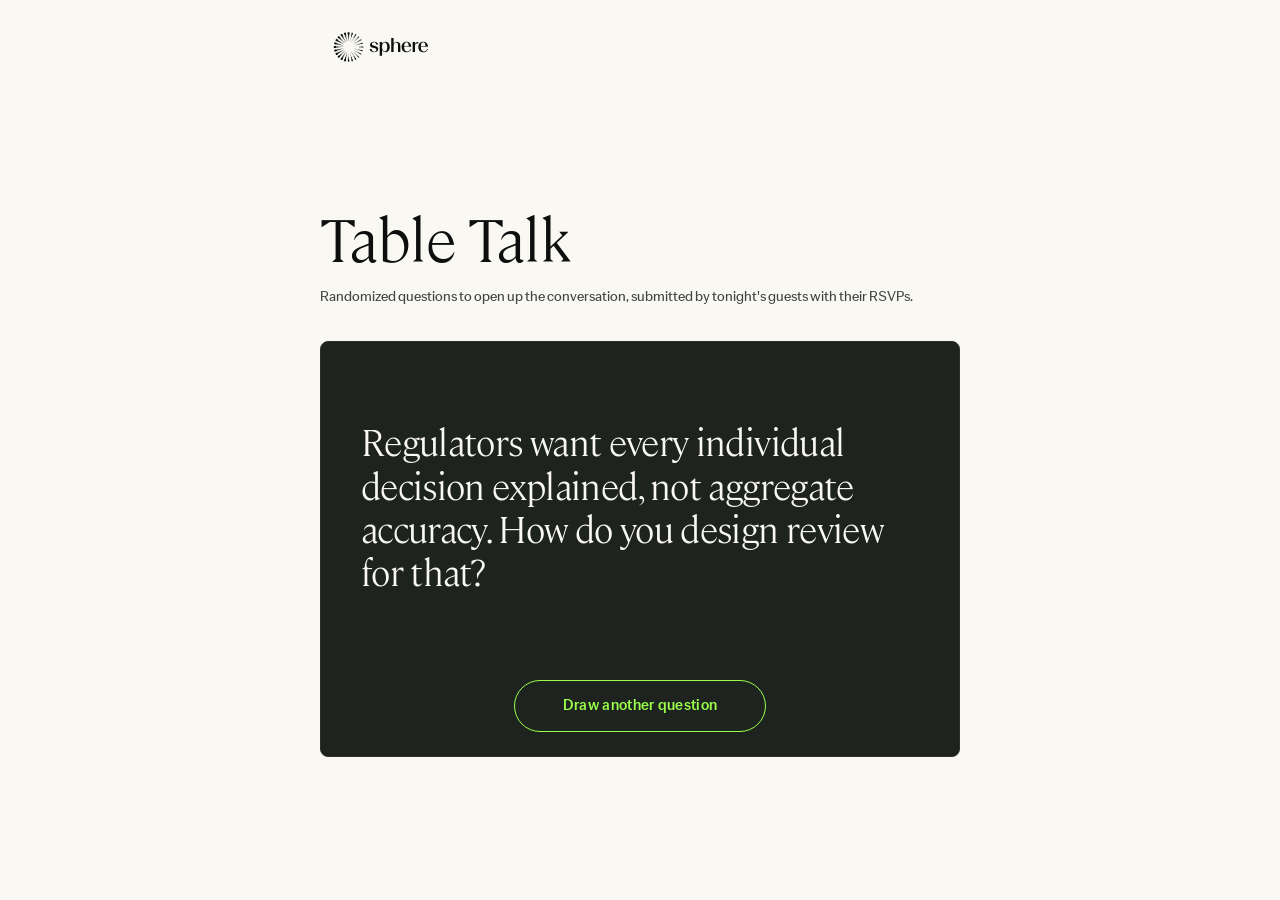
<file: index.html>
<!doctype html>
<html lang="en">
<head>
  <meta charset="utf-8">
  <meta name="viewport" content="width=device-width, initial-scale=1">
  <title>Table Talk · Ground Truth</title>
  <meta name="description" content="Conversation cards for Ground Truth, a Sphere conference. Scan, draw a question, talk.">
  <meta name="robots" content="noindex">
  <link rel="icon" type="image/svg+xml" href="assets/logo/sphere_logo-night.svg">
  <link rel="stylesheet" href="styles.css">
</head>
<body>
  <header class="site-header">
    <a class="logo" href="https://groundtruth.getsphere.com" aria-label="Ground Truth, a Sphere conference">
      <img src="assets/logo/sphere_logo-night.svg" width="122" height="46" alt="Sphere">
    </a>
  </header>

  <main class="wrap">
    <div class="page-head">
      <h1 class="page-title">Table Talk</h1>
      <p class="page-sub">Randomized questions to open up the conversation, submitted by tonight's guests with their RSVPs.</p>
    </div>

    <section class="card" id="card" aria-live="polite">
      <div class="card-inner">
        <div class="question-wrap" id="qwrap">
          <p class="question" id="question">Shuffling the deck…</p>
        </div>
        <button id="draw" class="btn" type="button">Draw another question</button>
      </div>
    </section>

    <p class="notice" id="placeholder-notice" hidden>
      Sample deck for setup. The submitted questions land before doors open.
    </p>
  </main>

  <script src="questions.js"></script>
  <script src="app.js"></script>
</body>
</html>
</file>
<file: styles.css>
/* Ground Truth · Table Talk
   Tokens inherited verbatim from groundtruth.getsphere.com (see DESIGN.md). */

@font-face {
  font-family: "Cambon";
  src: url("assets/fonts/Cambon-Light.woff2") format("woff2");
  font-weight: 300;
  font-style: normal;
  font-display: swap;
}
@font-face {
  font-family: "CoFo Gothic";
  src: url("assets/fonts/CoFoGothic-Regular.woff2") format("woff2");
  font-weight: 400;
  font-style: normal;
  font-display: swap;
}
@font-face {
  font-family: "CoFo Gothic";
  src: url("assets/fonts/CoFoGothic-Medium.woff2") format("woff2");
  font-weight: 500;
  font-style: normal;
  font-display: swap;
}

:root {
  --color-night: #0d0e0d;
  --color-volt: #99ff4b;
  --color-mint: #dcf8da;
  --color-stone-20: #f9f8f3;
  --color-stone-40: #ecebe7;
  --color-stone-60: #dfddcf;
  --color-midnight-40: #5e625e;
  --color-midnight-60: #414441;
  --color-midnight-80: #2e312e;
  --color-midnight-100: #1f231f;
  --color-white: #ffffff;

  --bg-page: var(--color-stone-20);
  --surface: var(--color-white);
  --text-primary: var(--color-night);
  --text-secondary: var(--color-midnight-60);
  --text-muted: var(--color-midnight-40);
  --border-subtle: var(--color-stone-60);

  --gradient-primary: linear-gradient(180deg, #6ae654 0%, #99ff4b 44%, #ddfbd3 77%, #48b45f 100%);

  --font-primary: "Cambon", Georgia, "Times New Roman", serif;
  --font-secondary: "CoFo Gothic", "Helvetica Neue", Arial, sans-serif;

  --radius-md: 16px;
  --radius-pill: 999px;

  --dur-base: 320ms;
  --ease-out: cubic-bezier(0.16, 1, 0.3, 1);
}

* { box-sizing: border-box; margin: 0; padding: 0; }

html { height: 100%; }

body {
  min-height: 100%;
  min-height: 100dvh;
  display: flex;
  flex-direction: column;
  background: var(--bg-page);
  color: var(--text-primary);
  font-family: var(--font-secondary);
  font-size: 16px;
  line-height: 1.4;
  -webkit-font-smoothing: antialiased;
  padding: 20px;
}

.site-header {
  display: flex;
  align-items: center;
  justify-content: space-between;
  width: 100%;
  max-width: 640px;
  margin: 0 auto;
  padding-top: 4px;
}

.logo { display: inline-flex; }
.logo img { display: block; }


.wrap {
  flex: 1;
  display: flex;
  flex-direction: column;
  align-items: stretch;
  justify-content: center;
  width: 100%;
  max-width: 640px;
  margin: 0 auto;
  padding: 48px 0 32px;
}

.page-head {
  margin-bottom: 24px;
}

.page-title {
  font-family: var(--font-primary);
  font-weight: 300;
  font-size: clamp(40px, 11vw, 60px);
  line-height: 1.08;
  letter-spacing: -0.018em;
  color: var(--text-primary);
  margin-bottom: 12px;
}

.page-sub {
  font-size: 15px;
  line-height: 1.5;
  color: var(--text-secondary);
}

/* The event site's signature dark card ("SW054000 · Software … Ground truth: verified"). */
.card {
  background: var(--color-midnight-100);
  border: 1px solid var(--color-midnight-80);
  border-radius: var(--radius-sm, 8px);
  overflow: hidden;
}

.card-inner {
  padding: 28px 24px 28px;
  height: clamp(280px, 44dvh, 420px);
  display: flex;
  flex-direction: column;
}

.question-wrap {
  flex: 1;
  min-height: 0;
  overflow-y: auto;
  display: flex;
  flex-direction: column;
  -webkit-overflow-scrolling: touch;
  scrollbar-width: thin;
  scrollbar-color: rgba(255, 255, 255, 0.25) transparent;
}

.question {
  font-family: var(--font-primary);
  font-weight: 300;
  font-size: clamp(28px, 7vw, 44px);
  line-height: 1.2;
  letter-spacing: -0.018em;
  color: var(--color-stone-20);
  margin: auto 0;
  transition: opacity var(--dur-base) var(--ease-out), transform var(--dur-base) var(--ease-out);
}

/* Type steps down with question length so most cards fill the same fixed frame. */
.question.q-md { font-size: clamp(24px, 5.5vw, 36px); }
.question.q-sm { font-size: clamp(20px, 4.5vw, 28px); line-height: 1.3; }
.question.q-xs { font-size: clamp(17px, 4vw, 22px); line-height: 1.4; }

.question.is-leaving {
  opacity: 0;
  transform: translateY(12px);
  transition-duration: 140ms;
}

.btn {
  margin-top: 20px;
  width: 100%;
  padding: 16px 32px;
  border: 1px solid var(--color-volt);
  border-radius: var(--radius-pill);
  background: transparent;
  color: var(--color-volt);
  font-family: var(--font-secondary);
  font-size: 16px;
  font-weight: 500;
  letter-spacing: 0.02em;
  line-height: 1.1;
  cursor: pointer;
  touch-action: manipulation;
  transition: transform 180ms var(--ease-out), background-color 180ms var(--ease-out), color 180ms var(--ease-out);
}

.btn:active { transform: scale(0.98); }

@media (hover: hover) {
  .btn:hover { background: var(--color-volt); color: var(--color-night); }
}

.notice {
  margin-top: 24px;
  padding: 10px 16px;
  border: 1px dashed var(--color-stone-60);
  border-radius: 8px;
  background: var(--color-stone-40);
  font-size: 13px;
  color: var(--text-secondary);
  text-align: center;
}

@media (prefers-reduced-motion: reduce) {
  .question, .btn { transition: none; }
}

@media (min-width: 640px) {
  .page-head { margin-bottom: 32px; }
  .card-inner { padding: 24px 40px 24px; height: clamp(340px, 46vh, 460px); }
  .question { padding-bottom: 8px; }
  .btn { width: auto; align-self: center; padding: 16px 48px; }
}
</file>
